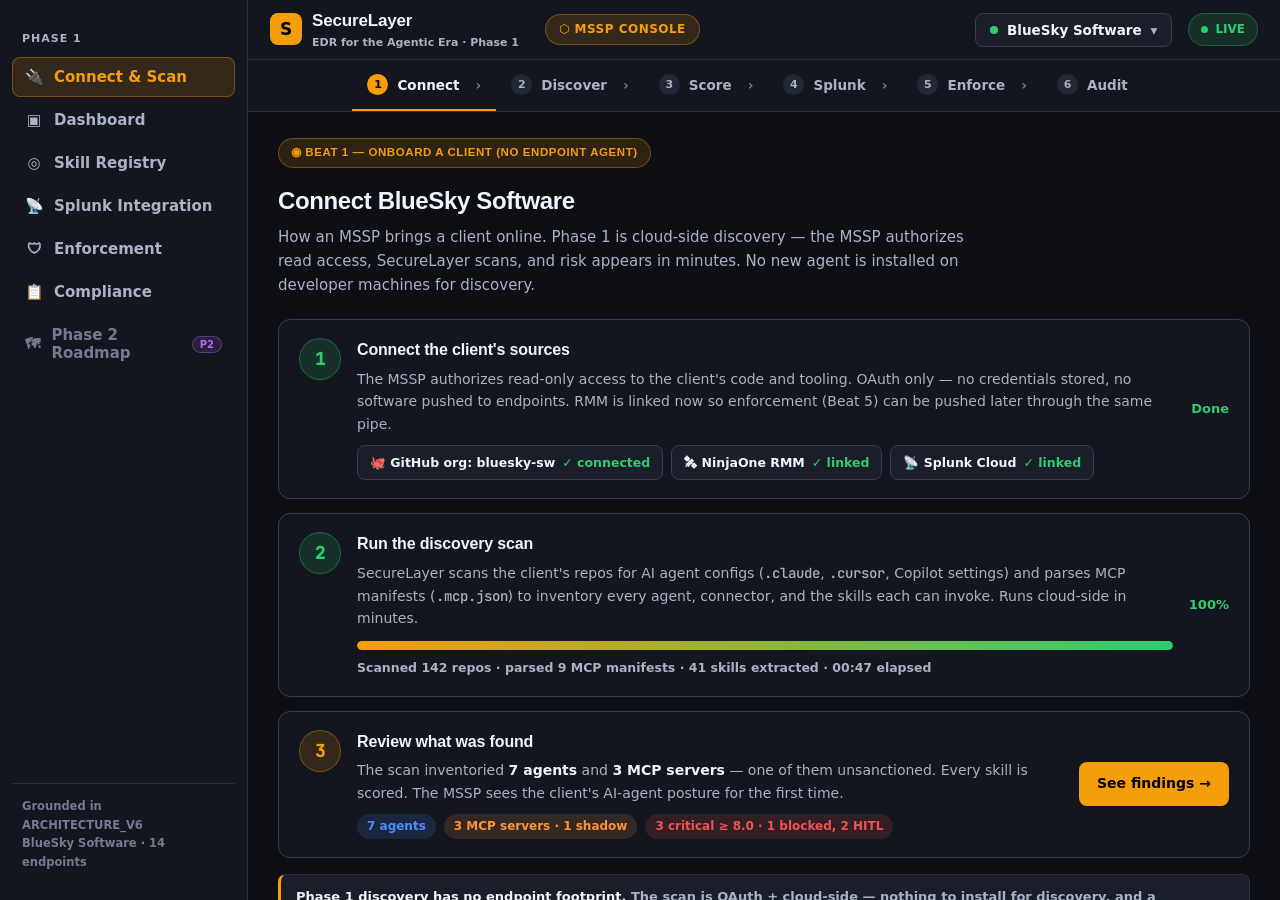
<file: index.html>
<!DOCTYPE html>
<html lang="en">
<head>
<meta charset="UTF-8"/>
<meta name="viewport" content="width=device-width,initial-scale=1"/>
<title>SecureLayer — Phase 1 Demo</title>
<link rel="preconnect" href="https://fonts.googleapis.com"/>
<style>
@import url('https://api.fontshare.com/v2/css?f[]=satoshi@500,700,900&f[]=general-sans@400,500,600,700&display=swap');
@import url('https://fonts.googleapis.com/css2?family=JetBrains+Mono:wght@500;600;700&display=swap');
/* ===== DESIGN.md tokens ===== */
:root{
  --bg:#0d0f14; --bg-2:#13161e; --bg-3:#1a1e28; --bg-4:#222736;
  --border:#2a2f3d; --border-2:#363d52;
  --text:#f1f4fa; --text-2:#aab2c6; --text-3:#727b91;
  --accent:#f59e0b; --accent-dim:rgba(245,158,11,.14); --accent-border:rgba(245,158,11,.35);
  --green:#2ecc71; --green-dim:rgba(46,204,113,.14);
  --orange:#fb923c; --orange-dim:rgba(251,146,60,.14);
  --red:#f05252; --red-dim:rgba(240,82,82,.14);
  --blue:#4d8dff; --blue-dim:rgba(77,141,255,.14);
  --purple:#b06bf0; --purple-dim:rgba(176,107,240,.14);
  --splunk:#7bc043; --splunk-dim:rgba(123,192,67,.14);
  --sidebar-w:248px; --header-h:60px; --beat-h:52px;
  --radius:8px; --radius-lg:12px;
  --font:'General Sans',system-ui,sans-serif; --display:'Satoshi','General Sans',sans-serif; --mono:'JetBrains Mono',monospace;
}
*,*::before,*::after{box-sizing:border-box;margin:0;padding:0}
html,body{height:100%}
body{font-family:var(--font);background:var(--bg);color:var(--text);font-size:15px;line-height:1.55;font-weight:500;-webkit-font-smoothing:antialiased;text-rendering:optimizeLegibility}
.mono{font-family:var(--mono)}
.logo-name,.page-head h1,.step h3,.cert h3,.alert h3,.beat-tag{font-family:var(--display);letter-spacing:-.01em}
::-webkit-scrollbar{width:8px;height:8px}
::-webkit-scrollbar-thumb{background:var(--border-2);border-radius:4px}
::-webkit-scrollbar-track{background:transparent}

/* ===== Layout shell ===== */
.app{display:grid;grid-template-columns:var(--sidebar-w) 1fr;grid-template-rows:var(--header-h) var(--beat-h) 1fr;height:100vh;
  grid-template-areas:"sidebar header" "sidebar beat" "sidebar main"}
/* HEADER */
.header{grid-area:header;display:flex;align-items:center;gap:16px;padding:0 22px;border-bottom:1px solid var(--border);background:var(--bg-2)}
.logo{display:flex;align-items:center;gap:10px}
.logo-mark{width:32px;height:32px;background:var(--accent);border-radius:8px;display:flex;align-items:center;justify-content:center;font-weight:900;color:#000;font-size:17px}
.logo-name{font-weight:900;font-size:17px;letter-spacing:-.01em}
.logo-stealth{font-size:11px;color:var(--text-2);font-weight:600}
.mode-pill{margin-left:10px;display:inline-flex;align-items:center;gap:6px;font-size:12px;font-weight:800;letter-spacing:.04em;color:var(--accent);background:var(--accent-dim);border:1px solid var(--accent-border);border-radius:99px;padding:5px 13px}
.tenant-sel{margin-left:auto;display:flex;align-items:center;gap:9px;background:var(--bg-3);border:1px solid var(--border-2);border-radius:var(--radius);padding:8px 14px;font-family:var(--font);font-size:13.5px;font-weight:700;color:var(--text);cursor:pointer}
.tenant-sel .dot{width:8px;height:8px;border-radius:50%;background:var(--green)}
.tenant-sel .chev{color:var(--text-2)}
.live-pill{display:flex;align-items:center;gap:7px;font-size:12px;font-weight:800;color:var(--green);background:var(--green-dim);border:1px solid rgba(46,204,113,.3);border-radius:99px;padding:6px 12px}
.live-pill .pulse{width:7px;height:7px;border-radius:50%;background:var(--green);animation:pulse 2s infinite}
@keyframes pulse{0%,100%{opacity:1}50%{opacity:.3}}

/* BEAT RAIL */
.beat-rail{grid-area:beat;display:flex;align-items:center;padding:0 14px;background:var(--bg-2);border-bottom:1px solid var(--border);overflow-x:auto}
.beat{display:flex;align-items:center;gap:9px;padding:0 15px;height:100%;font-family:var(--font);font-size:13.5px;font-weight:600;color:var(--text-2);white-space:nowrap;border:0;border-bottom:2px solid transparent;background:transparent;cursor:pointer}
.beat:hover{color:var(--text)}
.beat.on{color:var(--text);font-weight:800;border-bottom-color:var(--accent)}
.beat .num{width:21px;height:21px;border-radius:50%;background:var(--bg-4);color:var(--text-2);font-size:11px;font-weight:800;display:flex;align-items:center;justify-content:center}
.beat.on .num{background:var(--accent);color:#000}
.beat .arrow{color:var(--text-3);margin-left:7px;font-size:14px}

.back-btn{display:flex;align-items:center;gap:6px;font:inherit;font-size:13px;font-weight:800;color:var(--text-2);background:var(--bg-3);border:1px solid var(--border-2);border-radius:var(--radius);padding:7px 13px;margin-right:12px;cursor:pointer;font-family:var(--font)}
.back-btn:hover{color:var(--text);border-color:var(--accent-border)}
.tbl tr.grp td{background:var(--bg-3);font-size:11px;font-weight:800;letter-spacing:.06em;text-transform:uppercase;color:var(--text-2);padding:8px 13px}
.b-hitl{background:var(--blue-dim);color:var(--blue)}
.hitl{background:var(--blue-dim);border:1px solid rgba(77,141,255,.35);border-left:3px solid var(--blue);border-radius:var(--radius-lg);padding:17px 19px;margin-top:14px}
.hitl h3{font-size:16px;font-weight:800;color:var(--blue);margin-bottom:5px}
.hitl p{font-size:14px;font-weight:500;color:var(--text-2);line-height:1.6}
.hitl .acts{display:flex;flex-wrap:wrap;gap:9px;margin-top:13px;align-items:center}
.hitl .acts button{font:inherit;font-family:var(--font);font-weight:800;font-size:13.5px;padding:10px 17px;border-radius:var(--radius);cursor:pointer;border:1px solid transparent}
.btn-approve{background:var(--green);color:#04210f}
.btn-hold{background:var(--bg-4);color:var(--text);border:1px solid var(--border-2)}
.btn-block{background:var(--red);color:#fff}
.hitl .decided{font-size:13.5px;font-weight:700;color:var(--green);display:none}

/* SIDEBAR */
.sidebar{grid-area:sidebar;background:var(--bg-2);border-right:1px solid var(--border);padding:16px 12px;display:flex;flex-direction:column;gap:3px;overflow-y:auto}
.nav-label{font-size:11px;font-weight:800;letter-spacing:.09em;text-transform:uppercase;color:var(--text-2);padding:14px 10px 7px}
.nav-item{display:flex;align-items:center;gap:11px;width:100%;padding:10px 12px;border-radius:var(--radius);font-family:var(--font);font-size:15px;font-weight:700;text-align:left;color:var(--text-2);cursor:pointer;border:1px solid transparent;background:transparent}
.nav-item:hover{background:var(--bg-3);color:var(--text)}
.nav-item.on{background:var(--accent-dim);color:var(--accent);border-color:var(--accent-border)}
.nav-item .ic{width:18px;text-align:center;font-size:15px}
.nav-item.p2{color:var(--text-3);cursor:not-allowed;font-weight:600}
.nav-item.p2:hover{background:none;color:var(--text-3)}
.p2-tag{margin-left:auto;font-size:10px;font-weight:800;color:var(--purple);background:var(--purple-dim);border:1px solid rgba(176,107,240,.35);border-radius:99px;padding:2px 7px}
.sidebar-foot{margin-top:auto;padding:13px 10px;font-size:11.5px;font-weight:600;color:var(--text-3);border-top:1px solid var(--border);line-height:1.6}

/* MAIN */
.main{grid-area:main;overflow-y:auto;padding:26px 30px}
.panel{display:none}
.panel.on{display:block;animation:fade .25s ease-out}
@keyframes fade{from{opacity:0;transform:translateY(4px)}to{opacity:1;transform:none}}
.page-head{margin-bottom:22px}
.page-head h1{font-size:24px;font-weight:900;letter-spacing:-.015em;margin-bottom:6px}
.page-head p{font-size:15px;font-weight:500;color:var(--text-2);max-width:720px;line-height:1.6}
.beat-tag{display:inline-flex;align-items:center;gap:7px;font-size:11.5px;font-weight:800;letter-spacing:.05em;text-transform:uppercase;color:var(--accent);background:var(--accent-dim);border:1px solid var(--accent-border);border-radius:99px;padding:5px 12px;margin-bottom:14px}

/* cards / grid */
.grid{display:grid;gap:14px}
.g4{grid-template-columns:repeat(4,1fr)}
.g3{grid-template-columns:repeat(3,1fr)}
.g2{grid-template-columns:1fr 1fr}
.card{background:var(--bg-2);border:1px solid var(--border-2);border-radius:var(--radius-lg);padding:18px}
.card-h{font-size:12px;font-weight:800;letter-spacing:.05em;text-transform:uppercase;color:var(--text-2);margin-bottom:12px}
.stat .k{font-size:12px;font-weight:700;color:var(--text-2);text-transform:uppercase;letter-spacing:.04em;margin-bottom:9px}
.stat .v{font-size:30px;font-weight:800;font-family:var(--mono);line-height:1}
.stat .s{font-size:12.5px;font-weight:500;color:var(--text-2);margin-top:7px}

/* alert banner */
.alert{display:flex;align-items:flex-start;gap:14px;background:var(--red-dim);border:1px solid rgba(240,82,82,.35);border-radius:var(--radius-lg);padding:17px 19px;margin-bottom:18px}
.alert .ic{font-size:24px;flex-shrink:0}
.alert h3{font-size:16px;font-weight:800;color:var(--red);margin-bottom:4px}
.alert p{font-size:14px;font-weight:500;color:var(--text-2);line-height:1.6}
.cta{background:var(--accent);color:#000;border:none;font:inherit;font-weight:800;font-size:14px;padding:11px 18px;border-radius:var(--radius);cursor:pointer;white-space:nowrap}
.alert .cta{margin-left:auto;align-self:center;background:var(--red);color:#fff}

/* table */
.tbl{width:100%;border-collapse:collapse;font-size:14px}
.tbl caption{text-align:left;padding:0 0 10px;font-size:12px;font-weight:700;color:var(--text-2)}
.tbl th{text-align:left;padding:10px 13px;font-size:11.5px;font-weight:800;text-transform:uppercase;letter-spacing:.05em;color:var(--text-2);border-bottom:1px solid var(--border-2)}
.tbl td{padding:12px 13px;border-bottom:1px solid var(--border);color:var(--text-2);font-weight:500}
.tbl tr:last-child td{border-bottom:none}
.tbl tr.clickable{cursor:pointer}
.tbl tr.clickable:hover td{background:var(--bg-3)}
.tbl td .agent{color:var(--text);font-weight:700;font-family:var(--mono);font-size:13px}
.text-nav{font:inherit;font-family:var(--mono);font-size:13px;font-weight:700;color:var(--text);background:none;border:0;padding:0;cursor:pointer}
.text-nav:hover{color:var(--accent)}
.badge{display:inline-flex;align-items:center;gap:4px;padding:3px 10px;border-radius:99px;font-size:12px;font-weight:700;white-space:nowrap}
.b-red{background:var(--red-dim);color:var(--red)}
.b-orange{background:var(--orange-dim);color:var(--orange)}
.b-green{background:var(--green-dim);color:var(--green)}
.b-blue{background:var(--blue-dim);color:var(--blue)}
.b-purple{background:var(--purple-dim);color:var(--purple)}
.shadow-flag{font-size:10.5px;font-weight:800;color:var(--red);background:var(--red-dim);border:1px solid rgba(240,82,82,.35);border-radius:99px;padding:2px 8px;margin-left:8px}

/* ===== setup / connect steps ===== */
.steps{display:flex;flex-direction:column;gap:14px}
.step{display:grid;grid-template-columns:42px 1fr auto;gap:16px;align-items:start;background:var(--bg-2);border:1px solid var(--border-2);border-radius:var(--radius-lg);padding:18px 20px}
.step .sn{width:42px;height:42px;border-radius:50%;background:var(--accent-dim);border:1px solid var(--accent-border);color:var(--accent);font-weight:800;font-size:18px;font-family:var(--mono);display:flex;align-items:center;justify-content:center}
.step.done .sn{background:var(--green-dim);border-color:rgba(46,204,113,.35);color:var(--green)}
.step h3{font-size:16px;font-weight:800;margin-bottom:5px}
.step p{font-size:14px;font-weight:500;color:var(--text-2);line-height:1.6}
.step .meta{display:flex;flex-wrap:wrap;gap:8px;margin-top:10px}
.conn{display:inline-flex;align-items:center;gap:7px;font-size:12.5px;font-weight:700;background:var(--bg-3);border:1px solid var(--border-2);border-radius:var(--radius);padding:7px 12px}
.conn .ok{color:var(--green);font-weight:800}
.step .status{align-self:center;font-size:13px;font-weight:800}
.progress{height:9px;background:var(--bg-4);border-radius:5px;overflow:hidden;margin-top:12px}
.progress>span{display:block;height:100%;background:linear-gradient(90deg,var(--accent),var(--green));border-radius:5px}
.note{font-size:13px;font-weight:600;color:var(--text-2);background:var(--bg-3);border:1px solid var(--border);border-left:3px solid var(--accent);border-radius:var(--radius);padding:12px 15px;margin-top:16px;line-height:1.6}
.note b{color:var(--text)}
.evidence{margin-top:14px;background:var(--bg-2);border:1px solid var(--border-2);border-radius:var(--radius-lg);padding:14px 16px}
.evidence summary{cursor:pointer;list-style:none;font-size:12px;font-weight:800;letter-spacing:.05em;text-transform:uppercase;color:var(--accent)}
.evidence summary::-webkit-details-marker{display:none}
.evidence summary::after{content:'+';float:right;color:var(--text-2);font-family:var(--mono)}
.evidence[open] summary::after{content:'-'}
.evidence-grid{display:grid;grid-template-columns:repeat(4,1fr);gap:10px;margin-top:12px}
.ev{background:var(--bg-3);border:1px solid var(--border);border-radius:var(--radius);padding:10px 12px}
.ev .k{font-size:10.5px;font-weight:800;letter-spacing:.06em;text-transform:uppercase;color:var(--text-2);margin-bottom:5px}
.ev .v{font-family:var(--mono);font-size:12.5px;font-weight:700;color:var(--text);line-height:1.45}

/* ===== SIGNATURE: skill-score gauge ===== */
.score-wrap{display:grid;grid-template-columns:210px 1fr;gap:26px;align-items:start}
.score-orb{text-align:center}
.gauge{position:relative;width:180px;height:180px;margin:0 auto}
.gauge svg{transform:rotate(-90deg)}
.gauge .val{position:absolute;inset:0;display:flex;flex-direction:column;align-items:center;justify-content:center}
.gauge .val .n{font-size:46px;font-weight:900;font-family:var(--mono);line-height:1}
.gauge .val .d{font-size:12px;font-weight:700;color:var(--text-2);margin-top:3px}
.verdict{margin-top:15px;font-size:13px;font-weight:800;text-transform:uppercase;letter-spacing:.05em;padding:7px 14px;border-radius:99px;display:inline-block}
.dims{display:flex;flex-direction:column;gap:11px}
.dim{display:grid;grid-template-columns:175px 1fr 32px;align-items:center;gap:14px}
.dim .nm{font-size:13.5px;font-weight:600;color:var(--text)}
.dim .bar{height:10px;background:var(--bg-4);border-radius:5px;overflow:hidden}
.dim .bar > span{display:block;height:100%;border-radius:5px}
.dim .sc{font-size:14px;font-family:var(--mono);font-weight:800;text-align:right}
.dim.p2 .nm{color:var(--text-3);font-weight:500}
.flags{display:flex;flex-wrap:wrap;gap:8px;margin-top:16px}
.flag{font-size:12.5px;font-family:var(--mono);font-weight:600;background:var(--bg-3);border:1px solid var(--border-2);border-radius:6px;padding:5px 10px;color:var(--text-2)}
.flag b{color:var(--accent);font-weight:800}

/* splunk view */
.splunk-head{display:flex;align-items:center;gap:11px;margin-bottom:16px}
.splunk-logo{width:30px;height:30px;border-radius:7px;background:var(--splunk);color:#06210a;display:flex;align-items:center;justify-content:center;font-weight:900;font-size:12px}
.field{display:flex;flex-direction:column;gap:5px;margin-bottom:12px}
.field label{font-size:12px;font-weight:800;text-transform:uppercase;letter-spacing:.04em;color:var(--text-2)}
.field .inp{background:var(--bg-3);border:1px solid var(--border-2);border-radius:var(--radius);padding:10px 13px;font-family:var(--mono);font-size:13px;font-weight:600;color:var(--text)}
.field .inp.mask{letter-spacing:2px}
.spl{background:#080a0e;border:1px solid var(--border-2);border-radius:var(--radius);padding:15px 17px;font-family:var(--mono);font-size:13.5px;font-weight:600;line-height:1.85;color:var(--text);overflow-x:auto;white-space:pre}
.spl .cmd{color:var(--splunk)}
.spl .fn{color:var(--blue)}
.spl .str{color:var(--accent)}
.spl .cmt{color:var(--text-3)}
.flow-chain{display:flex;align-items:stretch;border:1px solid var(--border-2);border-radius:var(--radius-lg);overflow:hidden;margin:16px 0}
.fc{flex:1;padding:15px 12px;text-align:center}
.fc+.fc{border-left:1px solid var(--border)}
.fc .ic{font-size:20px;margin-bottom:6px}
.fc .nm{font-size:12.5px;font-weight:800;margin-bottom:3px}
.fc .sub{font-size:11.5px;font-weight:500;color:var(--text-2);line-height:1.4}
.fc .arr{color:var(--text-3);font-size:18px}
.notable{background:var(--bg-2);border:1px solid rgba(240,82,82,.35);border-left:3px solid var(--red);border-radius:var(--radius);padding:16px 18px;margin-top:14px}
.notable .ttl{display:flex;align-items:center;gap:11px;font-size:14.5px;font-weight:800;margin-bottom:10px}
.kv{display:grid;grid-template-columns:140px 1fr;gap:6px 14px;font-size:13.5px}
.kv .k{color:var(--text-2);font-weight:600}
.kv .v{color:var(--text);font-family:var(--mono);font-size:12.5px;font-weight:600}
.risk-meter{display:flex;align-items:center;gap:11px;margin-top:12px}
.risk-meter .track{flex:1;height:11px;background:var(--bg-4);border-radius:6px;overflow:hidden}
.risk-meter .track > span{display:block;height:100%;background:linear-gradient(90deg,var(--orange),var(--red));border-radius:6px}

/* enforcement */
.sched{display:grid;grid-template-columns:repeat(7,1fr);gap:7px;margin:15px 0}
.day{background:var(--bg-3);border:1px solid var(--border-2);border-radius:var(--radius);padding:11px 8px;text-align:center}
.day .d{font-size:11px;font-weight:800;color:var(--text-2);text-transform:uppercase;margin-bottom:7px}
.day .win{font-size:12.5px;font-family:var(--mono);font-weight:700;color:var(--green)}
.day.off .win{color:var(--text-3)}
.toggle-row{display:flex;align-items:center;justify-content:space-between;padding:14px 16px;background:var(--bg-3);border:1px solid var(--border-2);border-radius:var(--radius);margin-bottom:8px}
.sw{width:42px;height:24px;background:var(--accent);border:0;border-radius:99px;position:relative;flex-shrink:0;cursor:pointer}
.sw::after{content:'';position:absolute;top:2px;right:2px;width:20px;height:20px;background:#000;border-radius:50%}
.sw.off{background:var(--bg-4)}
.sw.off::after{right:auto;left:2px;background:var(--text-3)}
.breakglass{background:var(--orange-dim);border:1px solid rgba(251,146,60,.35);border-radius:var(--radius);padding:16px 18px;margin-top:14px}

/* compliance */
.cert{display:flex;align-items:center;gap:15px;background:var(--bg-2);border:1px solid var(--border-2);border-radius:var(--radius-lg);padding:18px 20px;margin-bottom:14px}
.cert .seal{width:50px;height:50px;border-radius:11px;background:var(--green-dim);border:1px solid rgba(46,204,113,.35);display:flex;align-items:center;justify-content:center;font-size:24px}
.cert h3{font-size:16px;font-weight:800}
.cert p{font-size:13.5px;font-weight:500;color:var(--text-2)}
.cert .exp{margin-left:auto;background:var(--green);color:#04210f;border:none;font:inherit;font-weight:800;font-size:14px;padding:11px 18px;border-radius:var(--radius);cursor:pointer}
.std-row{display:flex;align-items:center;gap:11px;padding:11px 0;border-bottom:1px solid var(--border);font-size:14.5px;font-weight:600}
.std-row:last-child{border-bottom:none}
.std-row .nm{color:var(--text)}
.std-row.dim .nm{color:var(--text-3)}
.callout{font-size:12.5px;font-weight:600;color:var(--text-2);margin-top:8px}
.btn-row{text-align:right;margin-top:18px}
</style>
</head>
<body>
<div class="app">

  <!-- HEADER -->
  <header class="header">
    <div class="logo">
      <div class="logo-mark">S</div>
      <div>
        <div class="logo-name">SecureLayer</div>
        <div class="logo-stealth">EDR for the Agentic Era · Phase 1</div>
      </div>
    </div>
    <span class="mode-pill">⬡ MSSP CONSOLE</span>
    <button class="tenant-sel" type="button" aria-label="Current tenant: BlueSky Software">
      <span class="dot"></span> BlueSky Software <span class="chev">▾</span>
    </button>
    <div class="live-pill"><span class="pulse"></span> LIVE</div>
  </header>

  <!-- BEAT RAIL -->
  <nav class="beat-rail" id="beatRail">
    <button class="back-btn" id="backBtn" style="visibility:hidden">← Back</button>
    <button class="beat on" type="button" data-go="connect"><span class="num">1</span> Connect <span class="arrow">›</span></button>
    <button class="beat" type="button" data-go="dashboard"><span class="num">2</span> Discover <span class="arrow">›</span></button>
    <button class="beat" type="button" data-go="skills"><span class="num">3</span> Score <span class="arrow">›</span></button>
    <button class="beat" type="button" data-go="splunk"><span class="num">4</span> Splunk <span class="arrow">›</span></button>
    <button class="beat" type="button" data-go="enforce"><span class="num">5</span> Enforce <span class="arrow">›</span></button>
    <button class="beat" type="button" data-go="audit"><span class="num">6</span> Audit</button>
  </nav>

  <!-- SIDEBAR -->
  <aside class="sidebar">
    <div class="nav-label">Phase 1</div>
    <button class="nav-item on" type="button" data-go="connect"><span class="ic">🔌</span> Connect &amp; Scan</button>
    <button class="nav-item" type="button" data-go="dashboard"><span class="ic">▣</span> Dashboard</button>
    <button class="nav-item" type="button" data-go="skills"><span class="ic">◎</span> Skill Registry</button>
    <button class="nav-item" type="button" data-go="splunk"><span class="ic">📡</span> Splunk Integration</button>
    <button class="nav-item" type="button" data-go="enforce"><span class="ic">🛡</span> Enforcement</button>
    <button class="nav-item" type="button" data-go="audit"><span class="ic">📋</span> Compliance</button>
    <button class="nav-item p2" type="button" disabled><span class="ic">🗺</span> Phase 2 Roadmap <span class="p2-tag">P2</span></button>
    <div class="sidebar-foot">Grounded in ARCHITECTURE_V6<br/>BlueSky Software · 14 endpoints</div>
  </aside>

  <!-- MAIN -->
  <main class="main">

    <!-- ===== BEAT 1: CONNECT & SCAN ===== -->
    <section class="panel on" id="connect">
      <div class="beat-tag">◉ Beat 1 — Onboard a client (no endpoint agent)</div>
      <div class="page-head">
        <h1>Connect BlueSky Software</h1>
        <p>How an MSSP brings a client online. Phase 1 is cloud-side discovery — the MSSP authorizes read access, SecureLayer scans, and risk appears in minutes. No new agent is installed on developer machines for discovery.</p>
      </div>

      <div class="steps">
        <div class="step done">
          <div class="sn">1</div>
          <div>
            <h3>Connect the client's sources</h3>
            <p>The MSSP authorizes read-only access to the client's code and tooling. OAuth only — no credentials stored, no software pushed to endpoints. RMM is linked now so enforcement (Beat 5) can be pushed later through the same pipe.</p>
            <div class="meta">
              <span class="conn">🐙 GitHub org: bluesky-sw <span class="ok">✓ connected</span></span>
              <span class="conn">🛰 NinjaOne RMM <span class="ok">✓ linked</span></span>
              <span class="conn">📡 Splunk Cloud <span class="ok">✓ linked</span></span>
            </div>
          </div>
          <div class="status" style="color:var(--green)">Done</div>
        </div>

        <div class="step done">
          <div class="sn">2</div>
          <div>
            <h3>Run the discovery scan</h3>
            <p>SecureLayer scans the client's repos for AI agent configs (<span class="mono">.claude</span>, <span class="mono">.cursor</span>, Copilot settings) and parses MCP manifests (<span class="mono">.mcp.json</span>) to inventory every agent, connector, and the skills each can invoke. Runs cloud-side in minutes.</p>
            <div class="progress"><span style="width:100%"></span></div>
            <div class="callout">Scanned 142 repos · parsed 9 MCP manifests · 41 skills extracted · 00:47 elapsed</div>
          </div>
          <div class="status" style="color:var(--green)">100%</div>
        </div>

        <div class="step">
          <div class="sn">3</div>
          <div>
            <h3>Review what was found</h3>
            <p>The scan inventoried <b style="color:var(--text)">7 agents</b> and <b style="color:var(--text)">3 MCP servers</b> — one of them unsanctioned. Every skill is scored. The MSSP sees the client's AI-agent posture for the first time.</p>
            <div class="meta">
              <span class="badge b-blue">7 agents</span>
              <span class="badge b-orange">3 MCP servers · 1 shadow</span>
              <span class="badge b-red">3 critical ≥ 8.0 · 1 blocked, 2 HITL</span>
            </div>
          </div>
          <div class="status"><button class="cta" data-go="dashboard">See findings →</button></div>
        </div>
      </div>

      <div class="note"><b>Phase 1 discovery has no endpoint footprint.</b> The scan is OAuth + cloud-side — nothing to install for discovery, and a compromised host can't disable it or forge an all-clear. Enforcement (Beat 5) is delivered through your existing RMM as policy, not a SecureLayer endpoint agent. Coverage is scoped to the sources you connect.</div>
      <details class="evidence">
        <summary>Evidence drawer — onboarding sources</summary>
        <div class="evidence-grid">
          <div class="ev"><div class="k">OAuth scope</div><div class="v">repo:read · org:read</div></div>
          <div class="ev"><div class="k">Scan job</div><div class="v">scan_2026_0529_0047</div></div>
          <div class="ev"><div class="k">RMM mapping</div><div class="v">NinjaOne device group: dev-workstations</div></div>
          <div class="ev"><div class="k">Splunk target</div><div class="v">index=security · sourcetype=slb:alert</div></div>
        </div>
      </details>
    </section>

    <!-- ===== BEAT 2: DISCOVER ===== -->
    <section class="panel" id="dashboard">
      <div class="beat-tag">◉ Beat 2 — Discovery</div>
      <div class="page-head">
        <h1>Client posture — BlueSky Software</h1>
        <p>Scan complete. SecureLayer inventoried every AI agent and MCP server visible across the client's connected code and tooling — including one nobody knew was running.</p>
      </div>

      <div class="alert">
        <span class="ic">⚠️</span>
        <div>
          <h3>Shadow AI discovered — unsanctioned MCP server</h3>
          <p><b class="mono" style="color:var(--text)">browser-fetch</b> MCP server is declared in repo config for <span class="mono">DEVLAPTOP-A14</span>, mapped through the client's RMM inventory to Alice's developer device. It has network egress + credential access and was never registered with the MSSP. Nobody knew it was there.</p>
        </div>
        <button class="cta" data-go="skills">Score it →</button>
      </div>

      <div class="grid g4" style="margin-bottom:18px">
        <div class="card stat"><div class="k">Agents found</div><div class="v">7</div><div class="s">Claude Code, Cursor, Copilot, Codex</div></div>
        <div class="card stat"><div class="k">MCP servers</div><div class="v" style="color:var(--orange)">3</div><div class="s">1 unsanctioned (shadow)</div></div>
        <div class="card stat"><div class="k">Critical skills</div><div class="v" style="color:var(--red)">3</div><div class="s">≥ 8.0 · 1 blocked, 2 held for MSSP</div></div>
        <div class="card stat"><div class="k">Tenant risk</div><div class="v" style="color:var(--orange)">68</div><div class="s">feeds Splunk RBA →</div></div>
      </div>

      <div class="card">
        <table class="tbl">
          <caption>Discovered AI agents, MCP servers, highest skill score, and policy disposition for BlueSky Software.</caption>
          <thead><tr><th scope="col">Asset / skill</th><th scope="col">Type</th><th scope="col">Endpoint</th><th scope="col">Skills</th><th scope="col">Top score</th><th scope="col">Disposition</th></tr></thead>
          <tbody>
            <tr class="grp"><td colspan="6">MCP servers · 3 discovered</td></tr>
            <tr>
              <td><button class="text-nav" type="button" data-go="skills">browser-fetch</button><span class="shadow-flag">SHADOW</span></td>
              <td>MCP server</td><td class="mono" style="font-size:13px">DEVLAPTOP-A14</td><td>5</td>
              <td><span class="badge b-orange">6.8 review</span></td><td><span class="badge b-orange">pending review</span></td>
            </tr>
            <tr>
              <td><span class="agent">postgres-mcp · db-export</span></td><td>MCP server</td><td class="mono" style="font-size:13px">DBHOST-01</td><td>4</td>
              <td><span class="badge b-red">8.1 critical</span></td><td><span class="badge b-hitl">⛑ held — MSSP</span></td>
            </tr>
            <tr>
              <td><span class="agent">filesystem-mcp</span></td><td>MCP server</td><td class="mono" style="font-size:13px">multiple</td><td>3</td>
              <td><span class="badge b-orange">3.4 review</span></td><td><span class="badge b-orange">pending review</span></td>
            </tr>
            <tr class="grp"><td colspan="6">Agents · 7 discovered</td></tr>
            <tr>
              <td><button class="text-nav" type="button" data-go="skills">cursor · shell-exec-sudo</button></td><td>Cursor agent</td><td class="mono" style="font-size:13px">BUILDBOX-02</td><td>1</td>
              <td><span class="badge b-red">9.8 critical</span></td><td><span class="badge b-red">auto-blocked</span></td>
            </tr>
            <tr>
              <td><button class="text-nav" type="button" data-go="skills">cursor · env-reader</button></td><td>Cursor agent</td><td class="mono" style="font-size:13px">DEVLAPTOP-A14</td><td>3</td>
              <td><span class="badge b-red">9.2 critical</span></td><td><span class="badge b-hitl">⛑ held — MSSP</span></td>
            </tr>
            <tr>
              <td><span class="agent">claude-code · file-write-bulk</span></td><td>Claude Code</td><td class="mono" style="font-size:13px">DEVLAPTOP-A14</td><td>4</td>
              <td><span class="badge b-orange">5.4 review</span></td><td><span class="badge b-orange">pending review</span></td>
            </tr>
            <tr>
              <td><span class="agent">claude-code · dependency-install</span></td><td>Claude Code</td><td class="mono" style="font-size:13px">BUILDBOX-02</td><td>2</td>
              <td><span class="badge b-orange">6.1 review</span></td><td><span class="badge b-orange">pending review</span></td>
            </tr>
            <tr>
              <td><span class="agent">claude-code · git-push</span></td><td>Claude Code</td><td class="mono" style="font-size:13px">DEVLAPTOP-A14</td><td>4</td>
              <td><span class="badge b-green">2.1 low</span></td><td><span class="badge b-green">auto-approved</span></td>
            </tr>
            <tr>
              <td><span class="agent">codex · code-completion</span></td><td>Codex</td><td class="mono" style="font-size:13px">multiple</td><td>1</td>
              <td><span class="badge b-green">1.8 low</span></td><td><span class="badge b-green">auto-approved</span></td>
            </tr>
            <tr>
              <td><span class="agent">copilot · inline-suggest</span></td><td>Copilot</td><td class="mono" style="font-size:13px">multiple</td><td>1</td>
              <td><span class="badge b-green">1.3 low</span></td><td><span class="badge b-green">auto-approved</span></td>
            </tr>
          </tbody>
        </table>
      </div>
      <details class="evidence">
        <summary>Evidence drawer — shadow MCP source</summary>
        <div class="evidence-grid">
          <div class="ev"><div class="k">Manifest path</div><div class="v">repos/web-app/.mcp.json</div></div>
          <div class="ev"><div class="k">Commit</div><div class="v">8f41c2e · added browser-fetch</div></div>
          <div class="ev"><div class="k">Device map</div><div class="v">alice@bluesky.io -> DEVLAPTOP-A14</div></div>
          <div class="ev"><div class="k">Registry status</div><div class="v">not in approved_mcp_servers.yaml</div></div>
        </div>
      </details>
    </section>

    <!-- ===== BEAT 3: SCORE ===== -->
    <section class="panel" id="skills">
      <div class="beat-tag">◉ Beat 3 — The Skill Score (what no one else has)</div>
      <div class="page-head">
        <h1>Skill score — <span class="mono">browser-fetch</span> · network-fetch</h1>
        <p>Competitors score the <em>asset</em>. SecureLayer scores every <em>skill</em> across 10 dimensions and acts at that granularity — auto-approve ≤ 3.0, review 3.1–7.9, and critical ≥ 8.0 → <b style="color:var(--text)">block, or hold for a human MSSP decision (HITL)</b>. The MSSP sets the policy per client.</p>
      </div>

      <div class="card">
        <div class="score-wrap">
          <div class="score-orb">
            <div class="gauge">
              <svg width="180" height="180" viewBox="0 0 180 180">
                <circle cx="90" cy="90" r="78" fill="none" stroke="var(--bg-4)" stroke-width="13"/>
                <circle cx="90" cy="90" r="78" fill="none" stroke="var(--orange)" stroke-width="13" stroke-linecap="round"
                  stroke-dasharray="490" stroke-dashoffset="157"/>
              </svg>
              <div class="val"><div class="n" style="color:var(--orange)">6.8</div><div class="d">/ 10 overall</div></div>
            </div>
            <div class="verdict" style="background:var(--orange-dim);color:var(--orange)">Pending review</div>
          </div>
          <div>
            <div class="dims">
              <div class="dim"><span class="nm">Permission Scope</span><span class="bar"><span style="width:60%;background:var(--orange)"></span></span><span class="sc" style="color:var(--orange)">6</span></div>
              <div class="dim"><span class="nm">Network Egress</span><span class="bar"><span style="width:90%;background:var(--red)"></span></span><span class="sc" style="color:var(--red)">9</span></div>
              <div class="dim"><span class="nm">Credential Access</span><span class="bar"><span style="width:70%;background:var(--orange)"></span></span><span class="sc" style="color:var(--orange)">7</span></div>
              <div class="dim"><span class="nm">File System Reach</span><span class="bar"><span style="width:40%;background:var(--accent)"></span></span><span class="sc" style="color:var(--accent)">4</span></div>
              <div class="dim"><span class="nm">Shell Execution</span><span class="bar"><span style="width:20%;background:var(--green)"></span></span><span class="sc" style="color:var(--green)">2</span></div>
              <div class="dim"><span class="nm">Sub-skill Depth</span><span class="bar"><span style="width:30%;background:var(--green)"></span></span><span class="sc" style="color:var(--green)">3</span></div>
              <div class="dim"><span class="nm">Identity Verifiability</span><span class="bar"><span style="width:50%;background:var(--accent)"></span></span><span class="sc" style="color:var(--accent)">5</span></div>
              <div class="dim"><span class="nm">Supply Chain Risk</span><span class="bar"><span style="width:80%;background:var(--red)"></span></span><span class="sc" style="color:var(--red)">8</span></div>
              <div class="dim"><span class="nm">Prompt Injection Risk</span><span class="bar"><span style="width:70%;background:var(--orange)"></span></span><span class="sc" style="color:var(--orange)">7</span></div>
              <div class="dim"><span class="nm">Behavioral Anomaly</span><span class="bar"><span style="width:0%"></span></span><span class="sc" style="color:var(--text-3)">—</span></div>
            </div>
            <div class="flags">
              <span class="flag"><b>SI-002</b> Supply chain · nested dependency → T1195.001</span>
              <span class="flag"><b>PI-003</b> Prompt injection susceptibility → T1566</span>
            </div>
            <div class="note">
              <b>Why 6.8?</b> Formula: weighted mean of the scored dimensions, with unavailable runtime-only dimensions excluded for Phase 1 discovery. Evidence source: MCP manifest + repo dependency graph + RMM device mapping. Confidence: 0.82, because no endpoint sensor has confirmed runtime behavior. Policy outcome: review, not block.
            </div>
          </div>
        </div>
      </div>
      <details class="evidence">
        <summary>Evidence drawer — score inputs</summary>
        <div class="evidence-grid">
          <div class="ev"><div class="k">Skill source</div><div class="v">network-fetch in .mcp.json</div></div>
          <div class="ev"><div class="k">High drivers</div><div class="v">egress=9 · supply_chain=8</div></div>
          <div class="ev"><div class="k">Confidence</div><div class="v">0.82 · static + inventory</div></div>
          <div class="ev"><div class="k">Disposition</div><div class="v">3.1-7.9 -> analyst review</div></div>
        </div>
      </details>

      <div class="grid g3" style="margin-top:14px">
        <div class="card">
          <div class="card-h" style="font-family:var(--mono)">Auto-blocked (policy)</div>
          <div style="display:flex;justify-content:space-between;align-items:center;padding:9px 0"><span class="mono" style="font-size:13px;font-weight:700">shell-exec-sudo</span><span class="badge b-red">9.8 → blocked</span></div>
        </div>
        <div class="card" style="border-color:rgba(77,141,255,.35)">
          <div class="card-h" style="font-family:var(--mono);color:var(--blue)">⛑ Held for MSSP (HITL)</div>
          <div style="display:flex;justify-content:space-between;align-items:center;padding:9px 0;border-bottom:1px solid var(--border)"><span class="mono" style="font-size:13px;font-weight:700">env-reader</span><span class="badge b-hitl">9.2 → held</span></div>
          <div style="display:flex;justify-content:space-between;align-items:center;padding:9px 0"><span class="mono" style="font-size:13px;font-weight:700">db-export</span><span class="badge b-hitl">8.1 → held</span></div>
        </div>
        <div class="card">
          <div class="card-h" style="font-family:var(--mono)">Auto-approved (≤ 3.0)</div>
          <div style="display:flex;justify-content:space-between;align-items:center;padding:9px 0;border-bottom:1px solid var(--border)"><span class="mono" style="font-size:13px;font-weight:700">git-push</span><span class="badge b-green">2.1 → ok</span></div>
          <div style="display:flex;justify-content:space-between;align-items:center;padding:9px 0"><span class="mono" style="font-size:13px;font-weight:700">inline-suggest</span><span class="badge b-green">1.3 → ok</span></div>
        </div>
      </div>

      <div class="hitl">
        <h3>⛑ Critical action held — MSSP decision required</h3>
        <p><span class="mono" style="color:var(--text);font-weight:700">cursor · env-reader</span> on <span class="mono" style="color:var(--text)">DEVLAPTOP-A14</span> scored <b style="color:var(--text)">9.2</b> (credential access 10/10). Policy for this client is <b style="color:var(--text)">human-in-the-loop</b>: the action is paused, not silently blocked. A critical notification was pushed to the MSSP — you decide before anything is enforced.</p>
        <div class="acts">
          <button class="btn-approve" data-dec="✓ Approved once — env-reader allowed for this session only · logged to compliance · pushed to Splunk">Approve once</button>
          <button class="btn-hold" data-dec="⏸ Holding — action stays paused · developer notified · awaiting your evidence">Keep holding</button>
          <button class="btn-block" data-dec="⛔ Blocked + policy added — env-reader now auto-blocks for this tenant · logged · pushed to Splunk">Block + add policy</button>
          <span class="decided" id="hitlDecided" aria-live="polite"></span>
        </div>
      </div>

      <div class="btn-row"><button class="cta" style="background:var(--splunk);color:#06210a" data-go="splunk">See it in Splunk →</button></div>
    </section>

    <!-- ===== BEAT 4: SPLUNK ===== -->
    <section class="panel" id="splunk">
      <div class="beat-tag" style="color:var(--splunk);background:var(--splunk-dim);border-color:rgba(123,192,67,.35)">◉ Beat 4 — Lands in the tool you already run</div>
      <div class="splunk-head">
        <div class="splunk-logo">Sp</div>
        <div class="page-head" style="margin-bottom:0">
          <h1>Splunk integration</h1>
          <p>Set up once: point SecureLayer at your Splunk HEC. The Phase 1 MVP emits V6-shaped Splunk events now, while the full V6 plan extends this into richer SIEM and RMM integration. <b style="color:var(--text)">Splunk alerts fire on the agent risk the skill score drives</b> — and any automation you already run (SOAR, ticketing, or a Splunk alert action) can act on them. No new console, no tool you don't already own.</p>
        </div>
      </div>

      <!-- SETUP CARD -->
      <div class="card" style="margin-bottom:16px">
        <div class="card-h">Integration setup — Splunk HEC</div>
        <div class="grid g2">
          <div>
            <div class="field"><label>HEC endpoint</label><div class="inp">https://bluesky.splunkcloud.com:8088</div></div>
            <div class="field"><label>HEC token</label><div class="inp mask">••••••••••••••••••••••3f9a</div></div>
          </div>
          <div>
            <div class="field"><label>Index</label><div class="inp">security</div></div>
            <div class="field"><label>Sourcetype · Format</label><div class="inp">slb:alert · Splunk CIM</div></div>
          </div>
        </div>
        <div style="display:flex;align-items:center;gap:12px;margin-top:6px">
          <span class="badge b-green">✓ Connection tested</span>
          <span class="callout" style="margin:0">MVP path: HEC delivery + retry status visible · V6 full plan: DLQ replay + multi-SIEM formatter</span>
        </div>
      </div>

      <div class="card-h" style="margin-bottom:10px">How a skill score becomes a Splunk alert</div>
      <div class="flow-chain">
        <div class="fc" style="background:var(--accent-dim)"><div class="ic">⬡</div><div class="nm" style="color:var(--accent)">SecureLayer</div><div class="sub">skill score → HEC event</div></div>
        <div class="fc"><div class="arr">→</div></div>
        <div class="fc" style="background:var(--splunk-dim)"><div class="ic">📊</div><div class="nm" style="color:var(--splunk)">Splunk</div><div class="sub">score raises the agent's risk</div></div>
        <div class="fc"><div class="arr">→</div></div>
        <div class="fc" style="background:var(--red-dim)"><div class="ic">🔔</div><div class="nm" style="color:var(--red)">Splunk alert</div><div class="sub">fires when risk crosses your threshold</div></div>
        <div class="fc"><div class="arr">→</div></div>
        <div class="fc" style="background:var(--bg-3)"><div class="ic">⚙</div><div class="nm">Your tools</div><div class="sub">notify, ticket, or automate — with what you already run</div></div>
      </div>

      <div class="grid g2">
        <div class="card">
          <div class="card-h" style="font-family:var(--mono)">Splunk transport fields · HEC wrapper</div>
          <div class="spl"><span class="cmt"># Full HEC wrapper, aligned to V6 SIEM formatter</span>
{
  <span class="str">"time"</span>: <span class="str">1772258575</span>,
  <span class="str">"host"</span>: <span class="str">"DEVLAPTOP-A14"</span>,
  <span class="str">"source"</span>: <span class="str">"security-layer"</span>,
  <span class="str">"sourcetype"</span>: <span class="str">"slb:alert"</span>,
  <span class="str">"index"</span>: <span class="str">"security"</span>,
  <span class="str">"event"</span>: { ... normalized event fields ... }
}</div>
        </div>
        <div class="card">
          <div class="card-h" style="font-family:var(--mono)">Normalized event fields · agent risk object</div>
          <div class="spl">{
  <span class="str">"action"</span>: <span class="str">"held"</span>,
  <span class="str">"app"</span>: <span class="str">"Cursor"</span>,
  <span class="str">"src_user"</span>: <span class="str">"alice@bluesky.io"</span>,
  <span class="str">"dest"</span>: <span class="str">"DEVLAPTOP-A14"</span>,
  <span class="str">"vendor"</span>: <span class="str">"SecureLayer"</span>,
  <span class="str">"severity"</span>: <span class="str">"CRITICAL"</span>,
  <span class="str">"agent"</span>: <span class="str">"cursor"</span>,
  <span class="str">"skill"</span>: <span class="str">"env-reader"</span>,
  <span class="str">"skill_score"</span>: <span class="str">9.2</span>,
  <span class="str">"rule_id"</span>: <span class="str">"CE-001"</span>,
  <span class="str">"att_ck_id"</span>: <span class="str">"T1552.001"</span>,
  <span class="str">"risk_object_type"</span>: <span class="str">"agent"</span>,
  <span class="str">"risk_object"</span>: <span class="str">"agent:cursor"</span>,
  <span class="str">"tenant_id"</span>: <span class="str">"bluesky-sw"</span>,
  <span class="str">"tenant_name"</span>: <span class="str">"BlueSky Software"</span>
}</div>
        </div>
      </div>

      <div class="card" style="margin-top:14px">
        <div class="card-h" style="font-family:var(--mono)">Analyst SPL — risk by agent</div>
        <div class="spl"><span class="cmd">sourcetype</span>=<span class="str">"slb:alert"</span> severity IN(<span class="str">"CRITICAL","HIGH"</span>)
| <span class="cmd">eval</span> risk_score=<span class="fn">round</span>(skill_score*10,0)
| <span class="cmd">stats</span> <span class="fn">max</span>(risk_score) <span class="cmd">as</span> agent_risk
    <span class="fn">values</span>(skill) <span class="cmd">as</span> contributing_skills
    <span class="fn">values</span>(rule_id) <span class="fn">values</span>(att_ck_id)
    <span class="cmd">by</span> tenant_id, risk_object
| <span class="cmd">lookup</span> slb_tenants tenant_id <span class="cmd">OUTPUT</span> tenant_name
| <span class="cmd">where</span> agent_risk &gt;= <span class="str">80</span>
| <span class="cmd">sort</span> - agent_risk</div>
        <div class="callout">Risk-object model: agent. This MVP demo treats SecureLayer as a Splunk event contributor; the risk notable shown below is representative of a Splunk ES correlation search built on these fields.</div>
      </div>

      <div class="notable">
        <div class="ttl"><span class="badge b-red">SPLUNK ALERT · representative ES correlation</span> AI agent skill risk — bluesky-sw / agent:cursor</div>
        <div class="kv">
          <span class="k">Risk object</span><span class="v">agent:cursor · tenant:bluesky-sw</span>
          <span class="k">Contributing</span><span class="v">env-reader 9.2, shell-exec-sudo 9.8</span>
          <span class="k">MITRE ATT&CK</span><span class="v">T1552.001 · T1059</span>
          <span class="k">Agent risk</span><span class="v">98 / 100 — threshold 80 exceeded</span>
        </div>
        <div class="risk-meter"><span class="mono" style="font-size:12px;font-weight:700;color:var(--text-2)">agent risk</span><div class="track"><span style="width:98%"></span></div><span class="mono" style="font-size:14px;font-weight:800;color:var(--red)">98</span></div>
      </div>
      <details class="evidence">
        <summary>Evidence drawer — Splunk mapping</summary>
        <div class="evidence-grid">
          <div class="ev"><div class="k">Risk model</div><div class="v">risk_object_type=agent</div></div>
          <div class="ev"><div class="k">Transport</div><div class="v">HEC -> index=security</div></div>
          <div class="ev"><div class="k">MVP truth</div><div class="v">event contributor, not a Splunk TA</div></div>
          <div class="ev"><div class="k">V6 extension</div><div class="v">DLQ replay + SIEM formatter</div></div>
        </div>
      </details>
      <div class="btn-row"><button class="cta" data-go="enforce">Now enforce it →</button></div>
    </section>

    <!-- ===== BEAT 5: ENFORCE ===== -->
    <section class="panel" id="enforce">
      <div class="beat-tag">◉ Beat 5 — Enforce, via your RMM</div>
      <div class="page-head">
        <h1>Office Hours enforcement</h1>
        <p>Detection is table stakes. SecureLayer enforces — policy pushed through the RMM you already linked at onboarding (NinjaOne). Block AI agent activity outside defined windows.</p>
      </div>

      <div class="card" style="margin-bottom:14px">
        <div class="toggle-row">
          <div><div style="font-weight:800;font-size:15px" id="officeHoursLabel">Block AI agents outside office hours</div><div style="font-size:13.5px;color:var(--text-2);margin-top:2px">BlueSky Software · MVP enforcement profile staged for NinjaOne device group: dev-workstations</div></div>
          <button class="sw" type="button" role="switch" aria-checked="true" aria-labelledby="officeHoursLabel"></button>
        </div>
        <div class="sched">
          <div class="day"><div class="d">Mon</div><div class="win">08–18</div></div>
          <div class="day"><div class="d">Tue</div><div class="win">08–18</div></div>
          <div class="day"><div class="d">Wed</div><div class="win">08–18</div></div>
          <div class="day"><div class="d">Thu</div><div class="win">08–18</div></div>
          <div class="day"><div class="d">Fri</div><div class="win">08–18</div></div>
          <div class="day off"><div class="d">Sat</div><div class="win">blocked</div></div>
          <div class="day off"><div class="d">Sun</div><div class="win">blocked</div></div>
        </div>
        <div style="font-size:13.5px;font-weight:600;color:var(--text-2)">Last block: <span class="mono" style="color:var(--text)">shell-exec-sudo</span> on <span class="mono" style="color:var(--text)">BUILDBOX-02</span> at <span class="mono" style="color:var(--text)">23:14</span> — outside window. Developer notified.</div>
      </div>

      <div class="breakglass">
        <div style="font-weight:800;font-size:15px;color:var(--orange);margin-bottom:7px">⛑ Break-glass access — keep developers moving</div>
        <p style="font-size:14px;font-weight:500;color:var(--text-2);line-height:1.6">When an action is blocked, the developer can request access right from their IDE. It routes to your MSSP queue with the full skill-score context — approve or deny in one click. Approvals persist for that skill and tenant, so legitimate work keeps moving.</p>
        <div style="display:flex;gap:8px;margin-top:11px">
          <span class="badge b-orange">1 pending request</span>
          <span class="badge b-green">approve</span>
          <span class="badge b-red">deny</span>
        </div>
      </div>
      <details class="evidence">
        <summary>Evidence drawer — enforcement path</summary>
        <div class="evidence-grid">
          <div class="ev"><div class="k">Policy</div><div class="v">office_hours_ai_block.yaml</div></div>
          <div class="ev"><div class="k">Scope</div><div class="v">tenant=bluesky-sw · agent skills</div></div>
          <div class="ev"><div class="k">RMM target</div><div class="v">NinjaOne group: dev-workstations</div></div>
          <div class="ev"><div class="k">Control</div><div class="v">block outside 08:00-18:00</div></div>
        </div>
      </details>
      <div class="btn-row"><button class="cta" style="background:var(--green);color:#04210f" data-go="audit">Generate audit proof →</button></div>
    </section>

    <!-- ===== BEAT 6: AUDIT ===== -->
    <section class="panel" id="audit">
      <div class="beat-tag" style="color:var(--green);background:var(--green-dim);border-color:rgba(46,204,113,.35)">◉ Beat 6 — Audit-ready proof</div>
      <div class="page-head">
        <h1>Compliance export</h1>
        <p>Every blocked and enforced event becomes a signed, timestamped log — the proof an MSSP hands a client at QBR. Phase 1 ships one standard, done properly.</p>
      </div>

      <div class="cert">
        <div class="seal">🛡</div>
        <div>
          <h3>SOC 2 — CC6.1 Logical Access Controls</h3>
          <p>AI agent access governance evidence · BlueSky Software · period 2026-05-01 → 2026-05-29</p>
        </div>
        <button class="exp" id="exportBtn">Export signed log ↓</button>
      </div>
      <div class="callout" id="exportMsg" aria-live="polite" style="display:none;color:var(--green);font-weight:700;margin:-4px 0 14px">✓ Signed log exported — <span class="mono">SOC2-CC6.1-BlueSky-2026-05.pdf</span> + <span class="mono">.json</span> · ready for the client QBR</div>

      <div class="card">
        <div class="card-h">Standard coverage</div>
        <div class="std-row"><span class="badge b-green">✓ active</span><span class="nm">SOC 2 — CC6.1 logical access controls</span><span class="mono" style="margin-left:auto;font-size:12px;font-weight:600;color:var(--text-2)">signed PDF / JSON</span></div>
        <div class="callout">Phase 1 enforces one standard end-to-end rather than half-supporting many.</div>
      </div>

      <div class="card" style="margin-top:14px">
        <div class="card-h">Log sample — signed entries</div>
        <table class="tbl">
          <caption>Signed SOC 2 CC6.1 evidence log sample for blocked, held, and review events.</caption>
          <thead><tr><th scope="col">Timestamp</th><th scope="col">Event</th><th scope="col">Skill</th><th scope="col">Action</th><th scope="col">ATT&CK</th></tr></thead>
          <tbody>
            <tr><td class="mono" style="font-size:13px">2026-05-29 23:14:07Z</td><td>Out-of-hours block</td><td class="mono" style="font-size:13px">shell-exec-sudo</td><td><span class="badge b-red">blocked</span></td><td class="mono" style="font-size:12px">T1059</td></tr>
            <tr><td class="mono" style="font-size:13px">2026-05-29 14:02:55Z</td><td>Credential access block</td><td class="mono" style="font-size:13px">env-reader</td><td><span class="badge b-red">blocked</span></td><td class="mono" style="font-size:12px">T1552.001</td></tr>
            <tr><td class="mono" style="font-size:13px">2026-05-29 11:30:18Z</td><td>Shadow MCP flagged</td><td class="mono" style="font-size:13px">browser-fetch</td><td><span class="badge b-orange">review</span></td><td class="mono" style="font-size:12px">T1195.001</td></tr>
          </tbody>
        </table>
      </div>
      <details class="evidence">
        <summary>Evidence drawer — audit artifact</summary>
        <div class="evidence-grid">
          <div class="ev"><div class="k">Standard</div><div class="v">SOC 2 CC6.1</div></div>
          <div class="ev"><div class="k">Artifact</div><div class="v">signed PDF + JSON</div></div>
          <div class="ev"><div class="k">Integrity</div><div class="v">sha256 + timestamp</div></div>
          <div class="ev"><div class="k">Coverage</div><div class="v">blocked · held · reviewed</div></div>
        </div>
      </details>
      <div class="btn-row"><button class="cta" data-go="connect">↺ Restart demo</button></div>
    </section>

  </main>
</div>

<script>
(function(){
  var panels = document.querySelectorAll('.panel');
  var navItems = document.querySelectorAll('.nav-item[data-go]');
  var beats = document.querySelectorAll('.beat[data-go]');
  var backBtn = document.getElementById('backBtn');
  var current = 'connect';
  var hist = [];
  function render(id){
    panels.forEach(function(p){ p.classList.toggle('on', p.id===id); });
    navItems.forEach(function(n){
      var active = n.dataset.go===id;
      n.classList.toggle('on', active);
      n.setAttribute('aria-current', active ? 'page' : 'false');
    });
    beats.forEach(function(b){
      var active = b.dataset.go===id;
      b.classList.toggle('on', active);
      b.setAttribute('aria-current', active ? 'step' : 'false');
    });
    backBtn.style.visibility = hist.length ? 'visible' : 'hidden';
    document.querySelector('.main').scrollTop = 0;
  }
  function go(id, isBack){
    if(id===current){ return; }
    if(!isBack){ hist.push(current); }
    current = id;
    render(id);
  }
  document.body.addEventListener('click', function(e){
    if(e.target.closest('#backBtn')){ if(hist.length){ go(hist.pop(), true); } return; }
    var t = e.target.closest('[data-go]');
    if(t){ go(t.dataset.go); return; }
    var sw = e.target.closest('.sw');
    if(sw){
      var isOn = !sw.classList.toggle('off');
      sw.setAttribute('aria-checked', isOn ? 'true' : 'false');
      return;
    }
    var hb = e.target.closest('.hitl .acts button');
    if(hb){
      var dec = document.getElementById('hitlDecided');
      if(dec){ dec.textContent = hb.getAttribute('data-dec') || ''; dec.style.display='inline'; }
      return;
    }
    var ex = e.target.closest('#exportBtn');
    if(ex){
      var m = document.getElementById('exportMsg');
      if(m){ m.style.display='block'; }
      return;
    }
  });
  render(current);
})();
</script>
</body>
</html>
</file>
